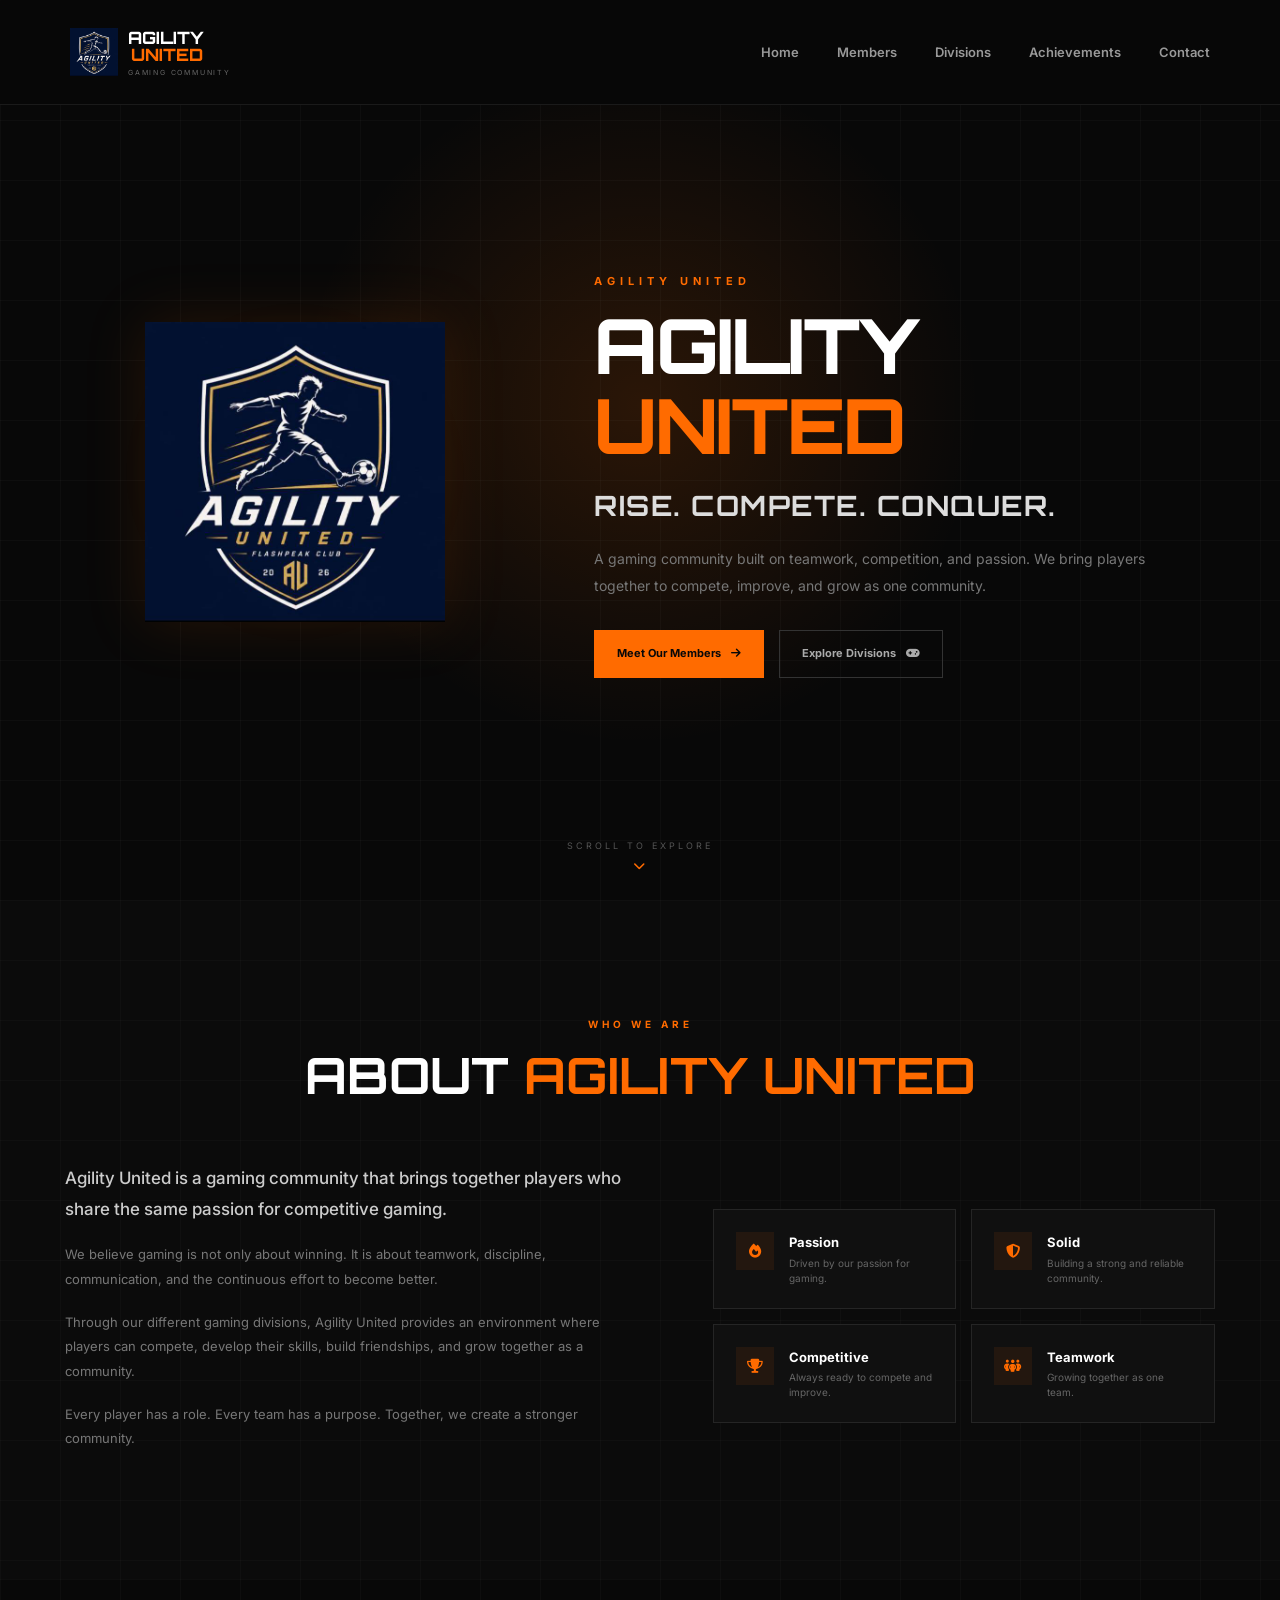
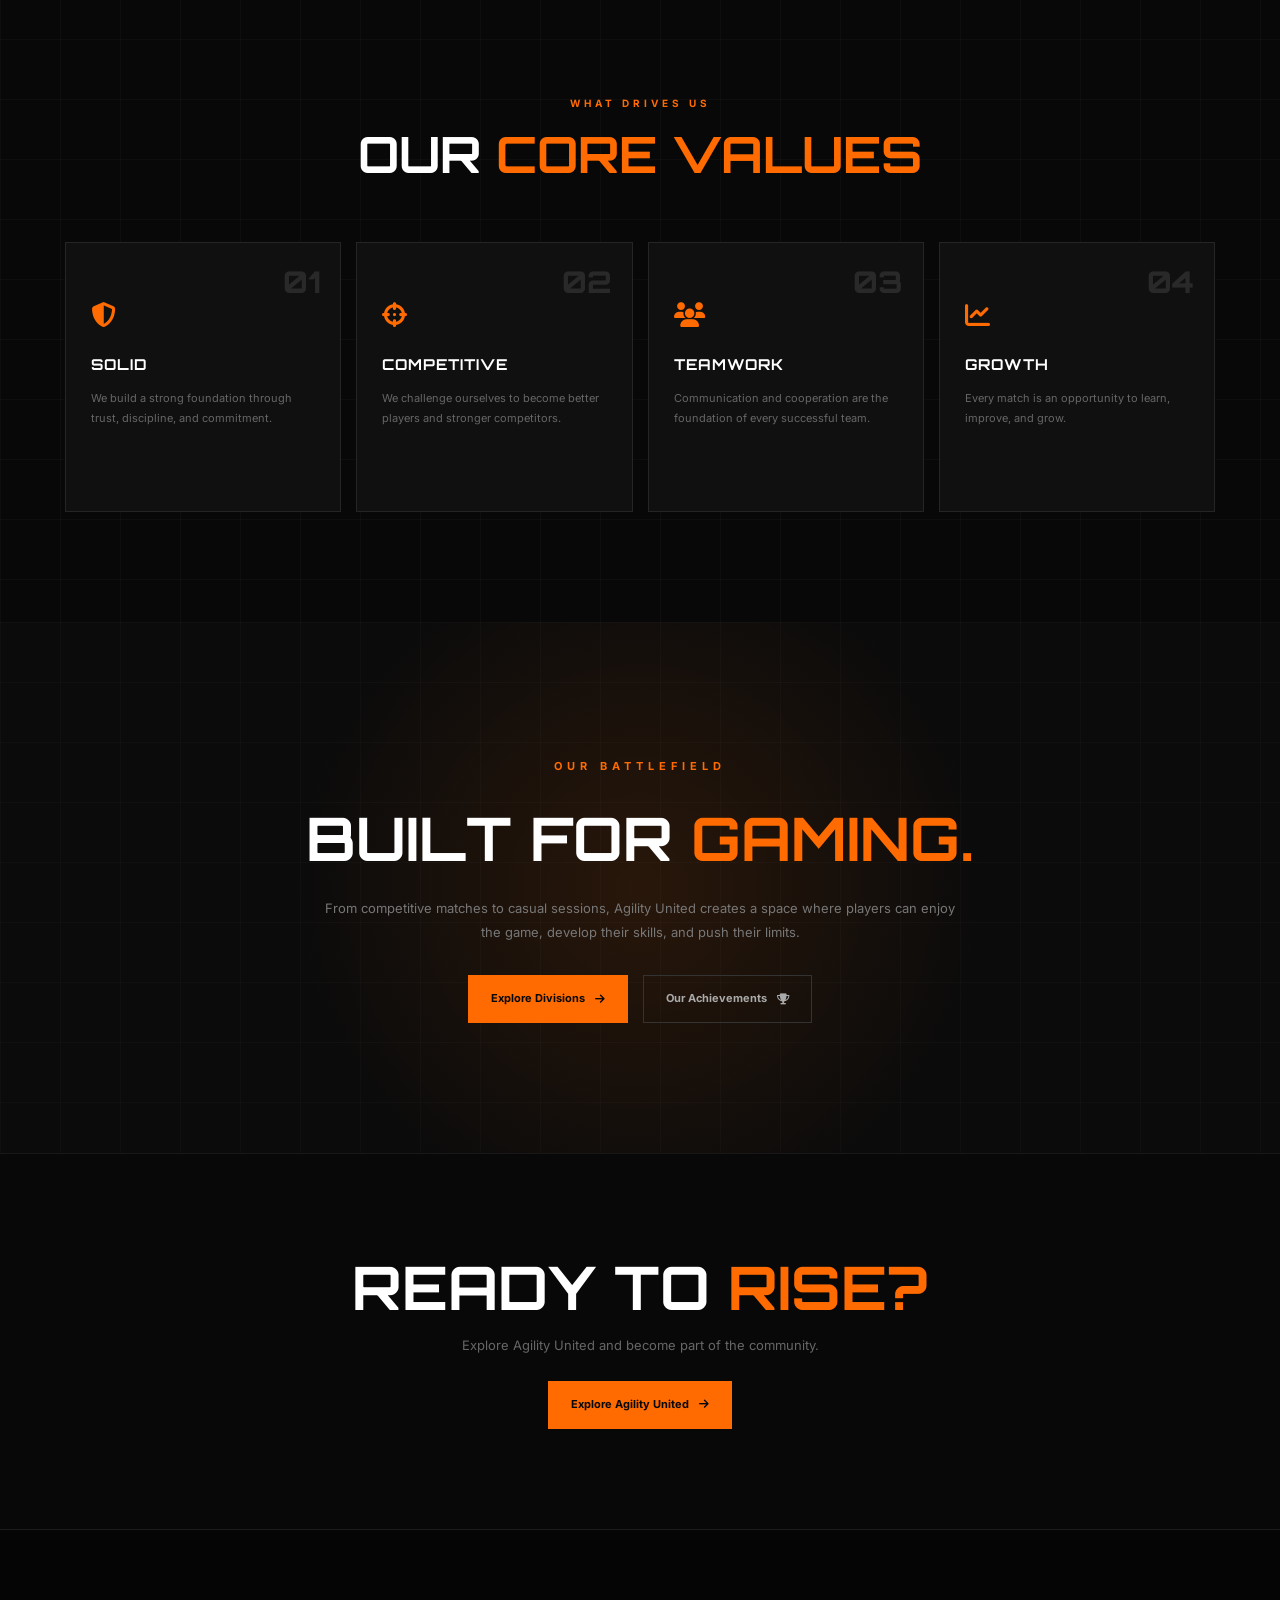
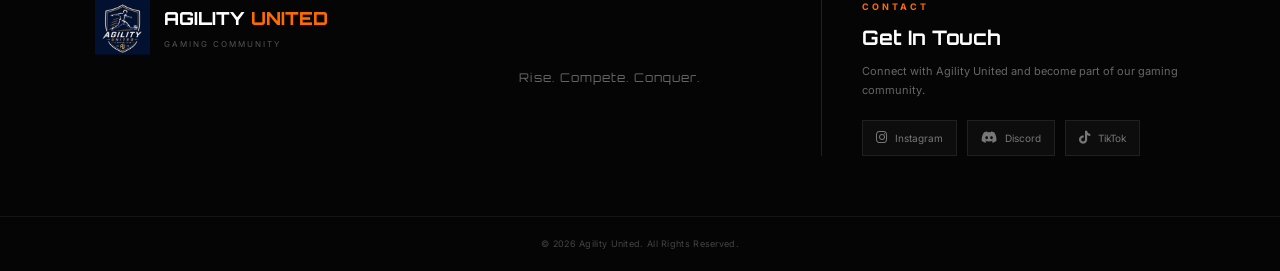
<file: index.html>
<!DOCTYPE html>
<html lang="en">

<head>
    <meta charset="UTF-8">

    <meta
        name="viewport"
        content="width=device-width, initial-scale=1.0"
    >

    <title>Agility United | Gaming Community</title>

    <!-- Font Awesome -->
    <link
        rel="stylesheet"
        href="https://cdnjs.cloudflare.com/ajax/libs/font-awesome/6.5.2/css/all.min.css"
    >

    <!-- CSS -->
    <link
        rel="stylesheet"
        href="style.css"
    >
</head>


<body>

    <!-- =====================================
         NAVBAR
    ====================================== -->

    <header class="navbar">

        <div class="nav-container">

            <!-- LOGO -->

            <a
                href="index.html"
                class="logo"
            >

                <img
                    src="assets/logoagility.jpeg"
                    alt="Agility United Logo"
                >

                <div class="logo-text">

                    <span>AGILITY</span>

                    <strong>UNITED</strong>

                    <small>
                        GAMING COMMUNITY
                    </small>

                </div>

            </a>


            <!-- NAVIGATION -->

            <nav class="nav-menu">

                <a
                    href="index.html"
                    class="nav-link active"
                >
                    Home
                </a>


                <a
                    href="members.html"
                    class="nav-link"
                >
                    Members
                </a>


                <a
                    href="divisions.html"
                    class="nav-link"
                >
                    Divisions
                </a>


                <a
                    href="achievements.html"
                    class="nav-link"
                >
                    Achievements
                </a>
                <a
                    href="contact.html"
                    class="nav-link"
                >
                    Contact
                </a>
            </nav>


            <!-- MOBILE MENU -->

            <button
                class="menu-toggle"
                aria-label="Open navigation"
            >

                <i class="fa-solid fa-bars"></i>

            </button>

        </div>

    </header>



    <!-- =====================================
         MAIN CONTENT
    ====================================== -->

    <main>


        <!-- =====================================
             HERO
        ====================================== -->

        <section
            class="home-section"
            id="home"
        >

            <div class="home-overlay"></div>


            <div class="home-container">


                <!-- LOGO -->

                <div class="home-logo">

                    <img
                        src="assets/logoagility.jpeg"
                        alt="Agility United Logo"
                    >

                </div>



                <!-- CONTENT -->

                <div class="home-content">

                    <span class="home-label">
                        AGILITY UNITED
                    </span>


                    <h1>
                        AGILITY
                        <span>UNITED</span>
                    </h1>


                    <h2>
                        RISE. COMPETE. CONQUER.
                    </h2>


                    <p>
                        A gaming community built on
                        teamwork, competition, and passion.
                        We bring players together to compete,
                        improve, and grow as one community.
                    </p>


                    <!-- BUTTONS -->

                    <div class="home-buttons">

                        <a
                            href="members.html"
                            class="btn btn-primary"
                        >

                            Meet Our Members

                            <i class="fa-solid fa-arrow-right"></i>

                        </a>


                        <a
                            href="divisions.html"
                            class="btn btn-outline"
                        >

                            Explore Divisions

                            <i class="fa-solid fa-gamepad"></i>

                        </a>

                    </div>

                </div>

            </div>


            <!-- SCROLL INDICATOR -->

            <div class="scroll-indicator">

                <span>
                    SCROLL TO EXPLORE
                </span>

                <i class="fa-solid fa-chevron-down"></i>

            </div>

        </section>



        <!-- =====================================
             ABOUT US
        ====================================== -->

        <section
            class="home-about"
            id="about"
        >

            <div class="section-container">


                <!-- SECTION HEADING -->

                <div class="section-heading">

                    <span>
                        WHO WE ARE
                    </span>

                    <h2>
                        ABOUT
                        <strong>AGILITY UNITED</strong>
                    </h2>

                </div>



                <!-- ABOUT CONTENT -->

                <div class="about-grid">


                    <!-- TEXT -->

                    <div class="about-content">

                        <p class="about-lead">

                            Agility United is a gaming community
                            that brings together players who share
                            the same passion for competitive gaming.

                        </p>


                        <p>

                            We believe gaming is not only about
                            winning. It is about teamwork,
                            discipline, communication, and the
                            continuous effort to become better.

                        </p>


                        <p>

                            Through our different gaming divisions,
                            Agility United provides an environment
                            where players can compete, develop
                            their skills, build friendships, and
                            grow together as a community.

                        </p>


                        <p>

                            Every player has a role. Every team
                            has a purpose. Together, we create
                            a stronger community.

                        </p>

                    </div>



                    <!-- HIGHLIGHTS -->

                    <div class="about-highlights">


                        <!-- PASSION -->

                        <div class="highlight-item">

                            <div class="highlight-icon">

                                <i class="fa-solid fa-fire"></i>

                            </div>

                            <div>

                                <h3>
                                    Passion
                                </h3>

                                <p>
                                    Driven by our passion
                                    for gaming.
                                </p>

                            </div>

                        </div>



                        <!-- SOLID -->

                        <div class="highlight-item">

                            <div class="highlight-icon">

                                <i class="fa-solid fa-shield-halved"></i>

                            </div>

                            <div>

                                <h3>
                                    Solid
                                </h3>

                                <p>
                                    Building a strong and
                                    reliable community.
                                </p>

                            </div>

                        </div>



                        <!-- COMPETITIVE -->

                        <div class="highlight-item">

                            <div class="highlight-icon">

                                <i class="fa-solid fa-trophy"></i>

                            </div>

                            <div>

                                <h3>
                                    Competitive
                                </h3>

                                <p>
                                    Always ready to compete
                                    and improve.
                                </p>

                            </div>

                        </div>



                        <!-- TEAMWORK -->

                        <div class="highlight-item">

                            <div class="highlight-icon">

                                <i class="fa-solid fa-people-group"></i>

                            </div>

                            <div>

                                <h3>
                                    Teamwork
                                </h3>

                                <p>
                                    Growing together as
                                    one team.
                                </p>

                            </div>

                        </div>

                    </div>

                </div>

            </div>

        </section>



        <!-- =====================================
             OUR VALUES
        ====================================== -->

        <section
            class="values-section"
            id="values"
        >

            <div class="section-container">


                <!-- SECTION HEADING -->

                <div class="section-heading">

                    <span>
                        WHAT DRIVES US
                    </span>

                    <h2>
                        OUR
                        <strong>CORE VALUES</strong>
                    </h2>

                </div>



                <!-- VALUES GRID -->

                <div class="values-grid">


                    <!-- VALUE 01 -->

                    <div class="value-card">

                        <div class="value-number">
                            01
                        </div>

                        <i class="fa-solid fa-shield-halved"></i>

                        <h3>
                            SOLID
                        </h3>

                        <p>
                            We build a strong foundation
                            through trust, discipline,
                            and commitment.
                        </p>

                    </div>



                    <!-- VALUE 02 -->

                    <div class="value-card">

                        <div class="value-number">
                            02
                        </div>

                        <i class="fa-solid fa-crosshairs"></i>

                        <h3>
                            COMPETITIVE
                        </h3>

                        <p>
                            We challenge ourselves to
                            become better players and
                            stronger competitors.
                        </p>

                    </div>



                    <!-- VALUE 03 -->

                    <div class="value-card">

                        <div class="value-number">
                            03
                        </div>

                        <i class="fa-solid fa-users"></i>

                        <h3>
                            TEAMWORK
                        </h3>

                        <p>
                            Communication and cooperation
                            are the foundation of every
                            successful team.
                        </p>

                    </div>



                    <!-- VALUE 04 -->

                    <div class="value-card">

                        <div class="value-number">
                            04
                        </div>

                        <i class="fa-solid fa-chart-line"></i>

                        <h3>
                            GROWTH
                        </h3>

                        <p>
                            Every match is an opportunity
                            to learn, improve, and grow.
                        </p>

                    </div>

                </div>

            </div>

        </section>



        <!-- =====================================
             GAMING
        ====================================== -->

        <section
            class="gaming-section"
            id="gaming"
        >

            <div class="section-container">

                <div class="gaming-content">


                    <span class="home-label">
                        OUR BATTLEFIELD
                    </span>


                    <h2>

                        BUILT FOR
                        <strong>GAMING.</strong>

                    </h2>


                    <p>

                        From competitive matches to casual
                        sessions, Agility United creates a
                        space where players can enjoy the game,
                        develop their skills, and push their
                        limits.

                    </p>


                    <!-- BUTTONS -->

                    <div class="gaming-buttons">

                        <a
                            href="divisions.html"
                            class="btn btn-primary"
                        >

                            Explore Divisions

                            <i class="fa-solid fa-arrow-right"></i>

                        </a>


                        <a
                            href="achievements.html"
                            class="btn btn-outline"
                        >

                            Our Achievements

                            <i class="fa-solid fa-trophy"></i>

                        </a>

                    </div>

                </div>

            </div>

        </section>



        <!-- =====================================
             CALL TO ACTION
        ====================================== -->

        <section class="home-cta">

            <div class="section-container">


                <h2>

                    READY TO
                    <strong>RISE?</strong>

                </h2>


                <p>

                    Explore Agility United and
                    become part of the community.

                </p>


                <a
                    href="divisions.html"
                    class="btn btn-primary"
                >

                    Explore Agility United

                    <i class="fa-solid fa-arrow-right"></i>

                </a>

            </div>

        </section>


    </main>



    <!-- =====================================
         FOOTER / CONTACT
    ====================================== -->

    <footer class="site-footer">


        <div class="footer-container">


            <!-- BRAND -->

            <div class="footer-brand">

                <img
                    src="assets/logoagility.jpeg"
                    alt="Agility United Logo"
                >


                <div class="footer-brand-text">

                    <h3>
                        AGILITY
                        <span>UNITED</span>
                    </h3>

                    <p>
                        GAMING COMMUNITY
                    </p>

                </div>

            </div>



            <!-- TAGLINE -->

            <div class="footer-tagline">

                <p>
                    Rise. Compete. Conquer.
                </p>

            </div>



            <!-- CONTACT -->

            <div class="footer-contact">


                <span class="footer-label">
                    CONTACT
                </span>


                <h3>
                    Get In Touch
                </h3>


                <p>

                    Connect with Agility United
                    and become part of our
                    gaming community.

                </p>



                <div class="contact-links">


                    <!-- INSTAGRAM -->

                    <a
                        href="#"
                        target="_blank"
                        rel="noopener noreferrer"
                        aria-label="Instagram"
                    >

                        <i class="fa-brands fa-instagram"></i>

                        <span>
                            Instagram
                        </span>

                    </a>



                    <!-- DISCORD -->

                    <a
                        href="#"
                        target="_blank"
                        rel="noopener noreferrer"
                        aria-label="Discord"
                    >

                        <i class="fa-brands fa-discord"></i>

                        <span>
                            Discord
                        </span>

                    </a>



                    <!-- TIKTOK -->

                    <a
                        href="#"
                        target="_blank"
                        rel="noopener noreferrer"
                        aria-label="TikTok"
                    >

                        <i class="fa-brands fa-tiktok"></i>

                        <span>
                            TikTok
                        </span>

                    </a>


                </div>

            </div>


        </div>



        <!-- COPYRIGHT -->

        <div class="footer-bottom">

            <p>

                © 2026 Agility United.
                All Rights Reserved.

            </p>

        </div>


    </footer>



    <!-- =====================================
         JAVASCRIPT
    ====================================== -->

    <script src="script.js"></script>


</body>

</html>
</file>
<file: style.css>
/* =====================================================
   AGILITY UNITED
   GLOBAL STYLE
   Untuk:
   - index.html
   - member.html

   CATATAN:
   CSS DIVISION TIDAK ADA DI FILE INI.
   Gunakan division.css khusus untuk division.html.
===================================================== */


/* =====================================================
   GOOGLE FONTS
===================================================== */

@import url('https://fonts.googleapis.com/css2?family=Inter:wght@400;500;600;700&family=Orbitron:wght@500;600;700;800&display=swap');


/* =====================================================
   ROOT / VARIABLES
===================================================== */

:root {
    --orange: #ff6b00;
    --orange-light: #ff9138;

    --dark: #080808;
    --dark-2: #101010;
    --dark-3: #171717;

    --border: #252525;

    --gray: #888;
    --gray-dark: #555;

    --white: #ffffff;
}


/* =====================================================
   GLOBAL RESET
===================================================== */

* {
    margin: 0;
    padding: 0;
    box-sizing: border-box;
}

html {
    scroll-behavior: smooth;
}

body {
    font-family: "Inter", sans-serif;
    background: var(--dark);
    color: var(--white);
    line-height: 1.6;
}

a {
    text-decoration: none;
    color: inherit;
}

button,
input,
textarea,
select {
    font-family: inherit;
}

img {
    max-width: 100%;
    display: block;
}


/* =====================================================
   COMMON
===================================================== */

.container {
    width: 100%;
    max-width: 1150px;
    margin: 0 auto;
}

.section-container {
    width: 100%;
    max-width: 1150px;
    margin: 0 auto;
    position: relative;
    z-index: 2;
}

.grid-background {
    background-image:
        linear-gradient(
            rgba(255, 255, 255, 0.025) 1px,
            transparent 1px
        ),
        linear-gradient(
            90deg,
            rgba(255, 255, 255, 0.025) 1px,
            transparent 1px
        );

    background-size: 60px 60px;
}


/* =====================================================
   NAVBAR
===================================================== */

.navbar {
    position: fixed;

    top: 0;
    left: 0;

    width: 100%;
    height: 105px;

    z-index: 1000;

    background: rgba(8, 8, 8, 0.94);

    backdrop-filter: blur(15px);
    -webkit-backdrop-filter: blur(15px);

    border-bottom: 1px solid rgba(255, 255, 255, 0.08);
}


/* =====================================================
   NAVBAR CONTAINER
===================================================== */

.nav-container {
    max-width: 1200px;
    height: 100%;

    margin: auto;

    padding: 15px 30px;

    display: flex;
    align-items: center;
    justify-content: space-between;
}


/* =====================================================
   LOGO
===================================================== */

.logo {
    display: flex;
    align-items: center;

    gap: 10px;

    flex-shrink: 0;
}

.logo img {
    width: 48px;
    height: 48px;

    object-fit: contain;
}

.logo-text {
    display: flex;
    flex-direction: column;

    line-height: 1;
}

.logo-text span,
.logo-text strong {
    font-family: "Orbitron", sans-serif;

    font-size: 17px;
    font-weight: 800;
}

.logo-text span {
    color: #ffffff;
}

.logo-text strong {
    color: var(--orange);

    margin-left: 3px;
}

.logo-text small {
    display: block;

    margin-top: 6px;

    color: #666;

    font-size: 7px;

    letter-spacing: 1.8px;

    white-space: nowrap;
}


/* =====================================================
   NAVIGATION
===================================================== */

.nav-menu {
    display: flex;
    align-items: center;

    gap: 38px;
}

.nav-menu a {
    color: #999;

    font-size: 13px;
    font-weight: 600;

    transition: 0.3s;

    white-space: nowrap;
}

.nav-menu a:hover,
.nav-menu a.active {
    color: var(--orange);
}


/* =====================================================
   MOBILE MENU BUTTON
===================================================== */

.menu-toggle {
    display: none;

    background: none;
    border: none;

    color: white;

    font-size: 22px;

    cursor: pointer;
}


/* =====================================================
   HOME HERO
===================================================== */

.home-section {
    min-height: 100vh;

    position: relative;

    display: flex;
    align-items: center;
    justify-content: center;

    padding: 145px 30px 100px;

    background:
        radial-gradient(
            circle at 50% 45%,
            rgba(255, 107, 0, 0.14),
            transparent 42%
        ),
        #080808;

    overflow: hidden;
}


/* =====================================================
   HOME GRID
===================================================== */

.home-section::before {
    content: "";

    position: absolute;

    inset: 0;

    background-image:
        linear-gradient(
            rgba(255,255,255,0.025) 1px,
            transparent 1px
        ),
        linear-gradient(
            90deg,
            rgba(255,255,255,0.025) 1px,
            transparent 1px
        );

    background-size: 60px 60px;

    pointer-events: none;
}


/* =====================================================
   HOME CONTAINER
===================================================== */

.home-container {
    width: 100%;
    max-width: 1150px;

    margin: auto;

    display: grid;

    grid-template-columns: 0.85fr 1.15fr;

    align-items: center;

    gap: 70px;

    position: relative;

    z-index: 2;
}


/* =====================================================
   HOME LOGO
===================================================== */

.home-logo {
    display: flex;

    align-items: center;
    justify-content: center;

    position: relative;

    min-height: 400px;
}

.home-logo::before {
    content: "";

    position: absolute;

    width: 330px;
    height: 330px;

    border-radius: 50%;

    background:
        radial-gradient(
            circle,
            rgba(255,107,0,0.16),
            transparent 68%
        );

    filter: blur(15px);
}

.home-logo img {
    width: 300px;
    height: 300px;

    object-fit: contain;

    position: relative;

    z-index: 2;

    filter:
        drop-shadow(
            0 0 30px
            rgba(255,107,0,0.12)
        );
}


/* =====================================================
   HOME CONTENT
===================================================== */

.home-content {
    max-width: 650px;

    position: relative;

    z-index: 3;
}

.home-label {
    display: inline-block;

    color: var(--orange);

    font-size: 11px;
    font-weight: 700;

    letter-spacing: 5px;

    margin-bottom: 14px;
}

.home-content h1 {
    font-family: "Orbitron", sans-serif;

    font-size: clamp(48px, 6vw, 76px);

    line-height: 1.05;

    font-weight: 800;

    letter-spacing: -2px;

    color: #ffffff;
}

.home-content h1 span {
    color: var(--orange);
}

.home-content h2 {
    margin-top: 22px;

    font-family: "Orbitron", sans-serif;

    font-size: clamp(18px, 2.5vw, 28px);

    line-height: 1.35;

    color: #ddd;

    letter-spacing: 1.5px;
}

.home-content > p {
    max-width: 600px;

    margin-top: 22px;

    color: #777;

    font-size: 14px;

    line-height: 1.9;
}


/* =====================================================
   HOME BUTTONS
===================================================== */

.home-buttons {
    display: flex;

    align-items: center;

    gap: 15px;

    margin-top: 30px;

    flex-wrap: wrap;
}

.btn {
    min-height: 48px;

    padding: 0 22px;

    display: inline-flex;

    align-items: center;
    justify-content: center;

    gap: 10px;

    font-size: 11px;
    font-weight: 700;

    transition: 0.3s;

    cursor: pointer;
}

.btn-primary {
    background: var(--orange);

    color: #080808;

    border: 1px solid var(--orange);
}

.btn-primary:hover {
    background: var(--orange-light);

    border-color: var(--orange-light);

    transform: translateY(-2px);
}

.btn-outline {
    background: transparent;

    color: #aaa;

    border: 1px solid #333;
}

.btn-outline:hover {
    color: var(--orange);

    border-color: var(--orange);

    transform: translateY(-2px);
}


/* =====================================================
   SCROLL INDICATOR
===================================================== */

.scroll-indicator {
    position: absolute;

    bottom: 28px;

    left: 50%;

    transform: translateX(-50%);

    display: flex;

    flex-direction: column;

    align-items: center;

    gap: 7px;

    color: #555;

    font-size: 9px;

    letter-spacing: 3px;

    z-index: 5;
}

.scroll-indicator i {
    color: var(--orange);

    font-size: 12px;

    animation: scrollDown 1.5s infinite;
}

@keyframes scrollDown {

    0%,
    100% {
        transform: translateY(0);
    }

    50% {
        transform: translateY(5px);
    }
}


/* =====================================================
   HOME ABOUT
===================================================== */

.home-about {
    position: relative;

    overflow: hidden;

    padding: 110px 30px;

    background: #0b0b0b;
}

.home-about::before {
    content: "";

    position: absolute;

    inset: 0;

    background-image:
        linear-gradient(
            rgba(255,255,255,0.02) 1px,
            transparent 1px
        ),
        linear-gradient(
            90deg,
            rgba(255,255,255,0.02) 1px,
            transparent 1px
        );

    background-size: 60px 60px;

    pointer-events: none;
}


/* =====================================================
   SECTION HEADING
===================================================== */

.section-heading {
    text-align: center;

    margin-bottom: 60px;
}

.section-heading > span {
    color: var(--orange);

    font-size: 10px;

    font-weight: 700;

    letter-spacing: 4px;
}

.section-heading h2 {
    margin-top: 10px;

    font-family: "Orbitron", sans-serif;

    font-size: clamp(30px, 5vw, 50px);

    line-height: 1.15;
}

.section-heading h2 strong {
    color: var(--orange);
}


/* =====================================================
   ABOUT GRID
===================================================== */

.about-grid {
    display: grid;

    grid-template-columns: 1.15fr 1fr;

    gap: 70px;

    align-items: center;
}

.about-content {
    max-width: 650px;
}

.about-content p {
    color: #777;

    font-size: 13px;

    line-height: 1.9;

    margin-bottom: 18px;
}

.about-content .about-lead {
    color: #ccc;

    font-size: 17px;

    line-height: 1.8;

    font-weight: 500;
}


/* =====================================================
   TEXT LINK
===================================================== */

.text-link {
    display: inline-flex;

    align-items: center;

    gap: 10px;

    margin-top: 8px;

    color: var(--orange);

    font-size: 11px;

    font-weight: 700;

    transition: 0.3s;
}

.text-link:hover {
    gap: 15px;
}


/* =====================================================
   ABOUT HIGHLIGHTS
===================================================== */

.about-highlights {
    display: grid;

    grid-template-columns: 1fr 1fr;

    gap: 15px;
}

.highlight-item {
    display: flex;

    align-items: flex-start;

    gap: 15px;

    padding: 22px;

    background: #101010;

    border: 1px solid var(--border);

    transition: 0.3s;
}

.highlight-item:hover {
    border-color: rgba(255,107,0,0.35);

    transform: translateY(-3px);
}

.highlight-icon {
    min-width: 38px;

    height: 38px;

    display: flex;

    align-items: center;
    justify-content: center;

    background: rgba(255,107,0,0.08);

    color: var(--orange);

    font-size: 14px;
}

.highlight-item h3 {
    font-size: 13px;

    margin-bottom: 3px;
}

.highlight-item p {
    color: #666;

    font-size: 10px;

    line-height: 1.5;
}


/* =====================================================
   VALUES SECTION
===================================================== */

.values-section {
    position: relative;

    overflow: hidden;

    padding: 110px 30px;

    background: #080808;
}

.values-section::before {
    content: "";

    position: absolute;

    inset: 0;

    background-image:
        linear-gradient(
            rgba(255,255,255,0.025) 1px,
            transparent 1px
        ),
        linear-gradient(
            90deg,
            rgba(255,255,255,0.025) 1px,
            transparent 1px
        );

    background-size: 60px 60px;

    pointer-events: none;
}

.values-grid {
    display: grid;

    grid-template-columns:
        repeat(4, 1fr);

    gap: 15px;
}

.value-card {
    position: relative;

    min-height: 270px;

    padding: 35px 25px;

    background: #101010;

    border: 1px solid var(--border);

    overflow: hidden;

    transition: 0.3s;
}

.value-card:hover {
    border-color:
        rgba(255,107,0,0.35);

    transform: translateY(-5px);
}

.value-number {
    position: absolute;

    top: 15px;
    right: 20px;

    color: #292929;

    font-family: "Orbitron", sans-serif;

    font-size: 30px;

    font-weight: 800;
}

.value-card > i {
    display: block;

    color: var(--orange);

    font-size: 25px;

    margin-top: 25px;

    margin-bottom: 25px;
}

.value-card h3 {
    font-family: "Orbitron", sans-serif;

    font-size: 15px;

    letter-spacing: 1px;

    margin-bottom: 12px;
}

.value-card p {
    color: #666;

    font-size: 11px;

    line-height: 1.8;
}


/* =====================================================
   GAMING SECTION
===================================================== */

.gaming-section {
    position: relative;

    overflow: hidden;

    padding: 130px 30px;

    background:
        radial-gradient(
            circle at center,
            rgba(255,107,0,0.12),
            transparent 50%
        ),
        #0b0b0b;
}

.gaming-section::before {
    content: "";

    position: absolute;

    inset: 0;

    background-image:
        linear-gradient(
            rgba(255,255,255,0.02) 1px,
            transparent 1px
        ),
        linear-gradient(
            90deg,
            rgba(255,255,255,0.02) 1px,
            transparent 1px
        );

    background-size: 60px 60px;

    pointer-events: none;
}

.gaming-content {
    max-width: 700px;

    margin: auto;

    text-align: center;

    position: relative;

    z-index: 2;
}

.gaming-content h2 {
    margin-top: 15px;

    font-family: "Orbitron", sans-serif;

    font-size: clamp(35px, 6vw, 60px);

    line-height: 1.1;
}

.gaming-content h2 strong {
    color: var(--orange);
}

.gaming-content p {
    max-width: 650px;

    margin: 25px auto;

    color: #777;

    font-size: 13px;

    line-height: 1.9;
}

.gaming-buttons {
    display: flex;

    justify-content: center;

    gap: 15px;

    flex-wrap: wrap;

    margin-top: 30px;
}


/* =====================================================
   HOME CTA
===================================================== */

.home-cta {
    padding: 100px 30px;

    text-align: center;

    background: #080808;

    border-top: 1px solid #181818;
}

.home-cta h2 {
    font-family: "Orbitron", sans-serif;

    font-size: clamp(35px, 6vw, 60px);

    line-height: 1.1;
}

.home-cta h2 strong {
    color: var(--orange);
}

.home-cta p {
    color: #666;

    font-size: 13px;

    margin: 15px 0 25px;
}


/* =====================================================
   MEMBERS PAGE - HERO
===================================================== */

.member-hero {
    min-height: 65vh;

    display: flex;

    align-items: center;
    justify-content: center;

    text-align: center;

    padding: 150px 25px 70px;

    position: relative;

    background:
        radial-gradient(
            circle at center,
            rgba(255, 107, 0, 0.16),
            transparent 45%
        ),
        #080808;

    overflow: hidden;
}

.member-hero::before {
    content: "";

    position: absolute;

    inset: 0;

    background-image:
        linear-gradient(
            rgba(255,255,255,0.025) 1px,
            transparent 1px
        ),
        linear-gradient(
            90deg,
            rgba(255,255,255,0.025) 1px,
            transparent 1px
        );

    background-size: 60px 60px;

    pointer-events: none;
}

.hero-content {
    position: relative;

    max-width: 700px;

    z-index: 2;
}

.label {
    color: var(--orange);

    font-size: 11px;

    font-weight: 700;

    letter-spacing: 4px;
}

.hero-content h1 {
    margin-top: 15px;

    font-family: "Orbitron", sans-serif;

    font-size: clamp(40px, 7vw, 75px);

    line-height: 1.1;
}

.hero-content h1 span {
    color: var(--orange);
}

.hero-content > p:last-child {
    max-width: 600px;

    margin: 20px auto 0;

    color: #777;

    font-size: 14px;
}


/* =====================================================
   MEMBERS SECTION
===================================================== */

.members-section {
    width: 100%;

    max-width: 1200px;

    margin: auto;

    padding: 100px 30px;
}


/* =====================================================
   MEMBERS TITLE
===================================================== */

.section-title {
    text-align: center;

    margin-bottom: 45px;
}

.section-title h2 {
    margin-top: 10px;

    font-family: "Orbitron", sans-serif;

    font-size: clamp(
        30px,
        5vw,
        45px
    );
}

.section-title h2 span {
    color: var(--orange);
}

.section-title > p:last-child {
    margin-top: 10px;

    color: #666;

    font-size: 13px;
}


/* =====================================================
   MEMBER TOOLS
===================================================== */

.member-tools {
    display: flex;

    align-items: center;
    justify-content: space-between;

    gap: 20px;

    margin-bottom: 25px;
}


/* =====================================================
   SEARCH BOX
===================================================== */

.search-box {
    width: 350px;

    position: relative;
}

.search-box i {
    position: absolute;

    left: 17px;
    top: 50%;

    transform: translateY(-50%);

    color: #666;

    font-size: 13px;
}

.search-box input {
    width: 100%;

    padding: 13px 15px 13px 43px;

    background: #111;

    border: 1px solid var(--border);

    outline: none;

    color: white;

    font-size: 12px;

    transition: 0.3s;
}

.search-box input:focus {
    border-color: var(--orange);
}

.search-box input::placeholder {
    color: #555;
}


/* =====================================================
   MEMBER COUNT
===================================================== */

.member-count {
    color: #777;

    font-size: 12px;

    display: flex;

    align-items: center;

    gap: 8px;
}

.member-count i {
    color: var(--orange);
}


/* =====================================================
   MEMBER TABLE CONTAINER
===================================================== */

.table-container {
    width: 100%;

    overflow-x: auto;

    background: #101010;

    border: 1px solid var(--border);
}


/* =====================================================
   MEMBER TABLE
   Semua selector tabel dibuat khusus melalui
   .table-container agar tidak mengganggu
   tabel pada division.html.
===================================================== */

.table-container table {
    width: 100%;

    border-collapse: collapse;

    min-width: 650px;
}

.table-container thead {
    background: #171717;
}

.table-container th {
    padding: 18px 20px;

    text-align: left;

    color: #777;

    font-size: 10px;

    letter-spacing: 1.5px;

    font-weight: 700;

    border-bottom: 1px solid var(--border);
}

.table-container td {
    padding: 17px 20px;

    border-bottom: 1px solid #1d1d1d;

    font-size: 13px;

    color: #aaa;
}

.table-container tbody tr {
    transition: 0.25s;
}

.table-container tbody tr:hover {
    background: #171717;
}

.table-container tbody tr:last-child td {
    border-bottom: none;
}


/* =====================================================
   TABLE NUMBER
===================================================== */

.table-container td:first-child {
    width: 70px;

    color: #555;

    font-family: "Orbitron", sans-serif;

    font-size: 10px;
}


/* =====================================================
   NICKNAME
===================================================== */

.nickname {
    color: white;

    font-weight: 700;
}


/* =====================================================
   GAME ID
===================================================== */

.table-container td:nth-child(3) {
    color: #777;

    font-family: monospace;

    letter-spacing: 1px;
}


/* =====================================================
   ROLE
===================================================== */

.role {
    display: inline-flex;

    align-items: center;

    gap: 7px;

    padding: 6px 10px;

    font-size: 9px;

    font-weight: 700;

    text-transform: uppercase;

    letter-spacing: 0.5px;
}


/* =====================================================
   LEADER ROLE
===================================================== */

.role.leader {
    color: var(--orange);

    background: rgba(255, 107, 0, 0.1);

    border: 1px solid rgba(255, 107, 0, 0.2);
}


/* =====================================================
   CAPTAIN ROLE
===================================================== */

.role.captain {
    color: #ff9b55;

    background: rgba(255, 155, 85, 0.08);

    border: 1px solid rgba(255, 155, 85, 0.18);
}


/* =====================================================
   PLAYER ROLE
===================================================== */

.role.player {
    color: #aaa;

    background: #1a1a1a;

    border: 1px solid #292929;
}


/* =====================================================
   STAFF ROLE
===================================================== */

.role.staff {
    color: #ddd;

    background: #202020;

    border: 1px solid #303030;
}


/* =====================================================
   FOOTER
===================================================== */

.site-footer {
    background: #050505;

    border-top: 1px solid #1c1c1c;

    margin-top: 0;

    position: relative;
}


/* =====================================================
   FOOTER CONTAINER
===================================================== */

.footer-container {
    max-width: 1150px;

    margin: auto;

    padding: 70px 30px 60px;

    display: grid;

    grid-template-columns:
        1fr
        1fr
        1.2fr;

    gap: 60px;

    align-items: start;
}


/* =====================================================
   FOOTER BRAND
===================================================== */

.footer-brand {
    display: flex;

    align-items: center;

    gap: 14px;
}

.footer-brand img {
    width: 55px;

    height: 55px;

    object-fit: contain;
}

.footer-brand-text h3 {
    font-family: "Orbitron", sans-serif;

    font-size: 18px;

    font-weight: 800;

    color: #ffffff;
}

.footer-brand-text h3 span {
    color: var(--orange);
}

.footer-brand-text p {
    margin-top: 5px;

    color: #555;

    font-size: 8px;

    letter-spacing: 2px;
}


/* =====================================================
   FOOTER TAGLINE
===================================================== */

.footer-tagline {
    display: flex;

    align-items: center;
    justify-content: center;

    height: 100%;
}

.footer-tagline p {
    color: #666;

    font-family: "Orbitron", sans-serif;

    font-size: 12px;

    letter-spacing: 1px;
}


/* =====================================================
   FOOTER CONTACT
===================================================== */

.footer-contact {
    border-left: 1px solid #202020;

    padding-left: 40px;
}

.footer-label {
    display: block;

    color: var(--orange);

    font-size: 9px;

    font-weight: 700;

    letter-spacing: 3px;

    margin-bottom: 8px;
}

.footer-contact h3 {
    font-family: "Orbitron", sans-serif;

    font-size: 20px;

    margin-bottom: 8px;
}

.footer-contact > p {
    max-width: 350px;

    color: #666;

    font-size: 11px;

    line-height: 1.7;

    margin-bottom: 20px;
}


/* =====================================================
   CONTACT LINKS
===================================================== */

.contact-links {
    display: flex;

    flex-wrap: wrap;

    gap: 10px;
}

.contact-links a {
    display: inline-flex;

    align-items: center;

    gap: 8px;

    padding: 9px 13px;

    color: #777;

    background: #0d0d0d;

    border: 1px solid #202020;

    font-size: 10px;

    transition: 0.3s;
}

.contact-links a i {
    font-size: 13px;
}

.contact-links a:hover {
    color: var(--orange);

    border-color: var(--orange);

    transform: translateY(-2px);
}


/* =====================================================
   FOOTER BOTTOM
===================================================== */

.footer-bottom {
    border-top: 1px solid #151515;

    padding: 20px 30px;

    text-align: center;
}

.footer-bottom p {
    color: #444;

    font-size: 9px;

    letter-spacing: 0.3px;
}


/* =====================================================
   RESPONSIVE
===================================================== */


/* =====================================================
   TABLET
===================================================== */

@media (max-width: 950px) {

    .nav-menu {
        gap: 25px;
    }

    .nav-menu a {
        font-size: 12px;
    }

    .home-container {
        grid-template-columns: 1fr;

        gap: 30px;

        text-align: center;
    }

    .home-logo {
        min-height: 280px;
    }

    .home-logo img {
        width: 220px;
        height: 220px;
    }

    .home-logo::before {
        width: 250px;
        height: 250px;
    }

    .home-content {
        max-width: 700px;

        margin: auto;
    }

    .home-content > p {
        margin-left: auto;
        margin-right: auto;
    }

    .home-buttons {
        justify-content: center;
    }

    .about-grid {
        grid-template-columns: 1fr;

        gap: 50px;
    }

    .about-content {
        max-width: 800px;

        margin: auto;
    }

    .values-grid {
        grid-template-columns: 1fr 1fr;
    }

    .footer-container {
        grid-template-columns: 1fr 1fr;

        gap: 40px;
    }

    .footer-contact {
        grid-column: 1 / -1;

        border-left: none;

        border-top: 1px solid #202020;

        padding-left: 0;

        padding-top: 30px;
    }
}


/* =====================================================
   MOBILE NAV
===================================================== */

@media (max-width: 750px) {

    .navbar {
        height: 75px;
    }

    .nav-container {
        padding: 13px 20px;
    }

    .logo img {
        width: 42px;
        height: 42px;
    }

    .logo-text span,
    .logo-text strong {
        font-size: 14px;
    }

    .logo-text small {
        font-size: 6px;

        letter-spacing: 1.3px;
    }

    .menu-toggle {
        display: block;
    }

    .nav-menu {
        position: absolute;

        top: 75px;

        left: 0;

        width: 100%;

        display: none;

        flex-direction: column;

        align-items: stretch;

        gap: 0;

        background: #080808;

        border-bottom: 1px solid #222;
    }

    .nav-menu.active {
        display: flex;
    }

    .nav-menu a {
        padding: 16px 20px;

        border-top: 1px solid #181818;

        font-size: 12px;
    }

    .nav-menu a:hover,
    .nav-menu a.active {
        background: #111;

        color: var(--orange);
    }


    /* HOME */

    .home-section {
        padding: 110px 20px 80px;
    }

    .home-logo {
        min-height: 230px;
    }

    .home-logo img {
        width: 180px;
        height: 180px;
    }

    .home-logo::before {
        width: 210px;
        height: 210px;
    }

    .home-content h1 {
        font-size: clamp(40px, 12vw, 58px);

        letter-spacing: -1px;
    }

    .home-content h2 {
        font-size: 17px;
    }

    .home-content > p {
        font-size: 12px;

        line-height: 1.8;
    }

    .home-buttons {
        flex-direction: column;

        width: 100%;
    }

    .home-buttons .btn {
        width: 100%;
    }


    /* ABOUT */

    .home-about,
    .values-section {
        padding: 80px 20px;
    }

    .section-heading {
        margin-bottom: 40px;
    }

    .about-highlights {
        grid-template-columns: 1fr;
    }


    /* VALUES */

    .values-grid {
        grid-template-columns: 1fr;
    }

    .value-card {
        min-height: auto;

        padding: 30px 25px;
    }


    /* GAMING */

    .gaming-section {
        padding: 90px 20px;
    }

    .gaming-buttons {
        flex-direction: column;
    }

    .gaming-buttons .btn {
        width: 100%;
    }


    /* CTA */

    .home-cta {
        padding: 80px 20px;
    }


    /* MEMBERS */

    .member-hero {
        min-height: 55vh;

        padding: 120px 20px 60px;
    }

    .hero-content h1 {
        font-size: clamp(
            36px,
            11vw,
            55px
        );
    }

    .hero-content > p:last-child {
        font-size: 12px;

        line-height: 1.8;
    }

    .members-section {
        padding: 70px 15px;
    }

    .section-title {
        margin-bottom: 35px;
    }

    .member-tools {
        flex-direction: column;

        align-items: stretch;

        gap: 15px;
    }

    .search-box {
        width: 100%;
    }

    .member-count {
        justify-content: flex-end;
    }

    .table-container {
        width: 100%;

        overflow-x: auto;

        -webkit-overflow-scrolling: touch;
    }

    .table-container table {
        min-width: 650px;
    }


    /* FOOTER */

    .footer-container {
        grid-template-columns: 1fr;

        padding: 50px 20px 40px;

        gap: 35px;
    }

    .footer-contact {
        grid-column: auto;

        border-top: 1px solid #202020;

        padding-top: 30px;
    }

    .footer-tagline {
        justify-content: flex-start;
    }

    .footer-bottom {
        padding: 18px 20px;
    }
}


/* =====================================================
   SMALL MOBILE
===================================================== */

@media (max-width: 480px) {

    .logo-text span,
    .logo-text strong {
        font-size: 12px;
    }

    .logo-text small {
        display: none;
    }

    .home-label,
    .label {
        font-size: 9px;

        letter-spacing: 3px;
    }

    .home-content h1 {
        font-size: 38px;
    }

    .home-content h2 {
        font-size: 15px;
    }

    .home-content > p {
        font-size: 11px;
    }

    .section-heading h2,
    .section-title h2 {
        font-size: 28px;
    }

    .highlight-item {
        padding: 18px;
    }

    .value-card {
        padding: 25px 20px;
    }

    .member-count {
        font-size: 11px;
    }

    .footer-brand img {
        width: 45px;

        height: 45px;
    }

    .footer-brand-text h3 {
        font-size: 16px;
    }

    .contact-links a {
        width: 100%;

        justify-content: center;
    }
}
</file>
